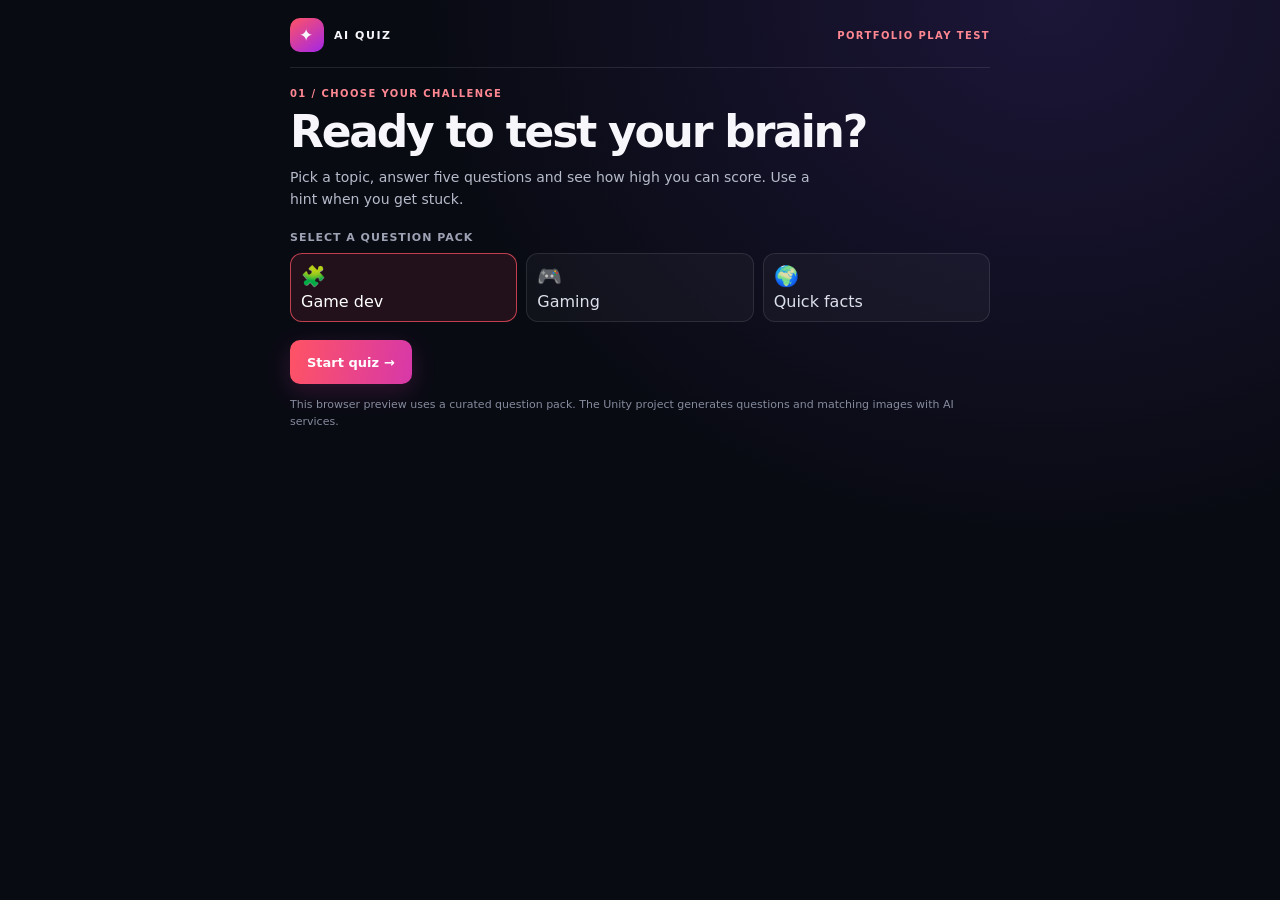
<file: demos/ai-quiz.html>
<!doctype html>
<html lang="en">
<head>
	<meta charset="utf-8">
	<meta name="viewport" content="width=device-width, initial-scale=1">
	<meta name="theme-color" content="#090b13">
	<title>AI Quiz Game — Browser Preview</title>
	<style>
		:root {
			color-scheme: dark;
			font-family: Inter, ui-sans-serif, system-ui, -apple-system, "Segoe UI", sans-serif;
			background: #090b13;
			color: #f7f7fb;
			font-synthesis: none;
			text-rendering: optimizeLegibility;
			--muted: #9da2b4;
			--line: rgba(255,255,255,.1);
			--accent: #ff5364;
			--panel: #111522;
		}

		* { box-sizing: border-box }
		body { margin: 0; min-height: 100vh; background: radial-gradient(ellipse at 82% 0, rgba(103,64,203,.2), transparent 42%), #090b13 }
		button { font: inherit }
		button:focus-visible { outline: 2px solid #fff; outline-offset: 3px }
		.app { width: min(760px, 100%); min-height: 100vh; margin: auto; padding: 18px clamp(14px, 4vw, 30px) 24px }
		.topbar, .scorebar, .question-meta, .quiz-footer, .result-actions { display: flex; align-items: center; justify-content: space-between; gap: 12px }
		.topbar { padding-bottom: 15px; border-bottom: 1px solid var(--line) }
		.brand { display: flex; align-items: center; gap: 10px; font-size: 11px; font-weight: 800; letter-spacing: .14em }
		.brand-mark { display: grid; width: 34px; height: 34px; place-items: center; border-radius: 10px; background: linear-gradient(145deg, #ff5364, #a326e8); font-size: 17px }
		.preview-label, .eyebrow { color: #ff8792; font-size: 10px; font-weight: 700; letter-spacing: .14em; text-transform: uppercase }
		.screen { padding-top: 20px }
		.screen[hidden] { display: none }
		h1, h2, p { margin-top: 0 }
		h1 { margin-bottom: 10px; font-size: clamp(29px, 6vw, 44px); line-height: 1.06; letter-spacing: -.05em }
		h2 { margin: 0; font-size: 22px; letter-spacing: -.03em }
		.intro { max-width: 520px; margin-bottom: 21px; color: #b6bbca; font-size: 14px; line-height: 1.6 }
		.category-label { display: block; margin-bottom: 9px; color: var(--muted); font-size: 11px; font-weight: 700; letter-spacing: .09em; text-transform: uppercase }
		.categories { display: grid; grid-template-columns: repeat(3, minmax(0, 1fr)); gap: 9px; margin-bottom: 18px }
		.category {
			min-height: 68px; padding: 10px; border: 1px solid var(--line); border-radius: 12px;
			background: rgba(255,255,255,.035); color: #dce0eb; text-align: left; cursor: pointer;
		}
		.category span { display: block; margin-bottom: 4px; font-size: 20px }
		.category[aria-pressed="true"] { border-color: rgba(255,83,100,.72); background: rgba(255,83,100,.1); color: #fff }
		.primary, .secondary {
			min-height: 44px; padding: 0 17px; border: 0; border-radius: 10px;
			font-size: 13px; font-weight: 800; cursor: pointer; transition: transform .16s ease, filter .16s ease;
		}
		.primary { background: linear-gradient(100deg, #ff5364, #d738a9); color: #fff; box-shadow: 0 7px 24px rgba(212,56,169,.2) }
		.secondary { border: 1px solid var(--line); background: rgba(255,255,255,.04); color: #f5f5f8 }
		.primary:hover, .secondary:hover { transform: translateY(-1px); filter: brightness(1.12) }
		.primary:disabled, .secondary:disabled { opacity: .45; cursor: default; transform: none }
		.play-note { margin: 12px 0 0; color: #858b9d; font-size: 11px; line-height: 1.55 }
		.scorebar { margin-bottom: 12px; color: #b9becc; font-size: 12px }
		.scorebar strong { color: #fff }
		.progress { height: 5px; margin-bottom: 16px; overflow: hidden; border-radius: 9px; background: rgba(255,255,255,.09) }
		.progress span { display: block; width: 0; height: 100%; border-radius: inherit; background: linear-gradient(90deg, #ff5364, #bf5bff); transition: width .3s ease }
		.question-card {
			position: relative; display: grid; min-height: 144px; align-content: end; gap: 10px;
			margin-bottom: 14px; padding: 19px; overflow: hidden; border: 1px solid var(--line); border-radius: 15px;
			background: radial-gradient(circle at 85% 22%, rgba(181,79,255,.3), transparent 30%), linear-gradient(135deg, #1d2032, #121523 75%);
		}
		.question-card::after { position: absolute; top: -34px; right: 12px; content: attr(data-art); opacity: .14; font-size: 118px; line-height: 1 }
		.question-card > * { position: relative; z-index: 1 }
		.question-meta { justify-content: flex-start; color: #b7bbca; font-size: 10px; font-weight: 700; letter-spacing: .08em; text-transform: uppercase }
		.question-text { max-width: 590px; margin: 0; font-size: clamp(17px, 3.2vw, 22px); font-weight: 750; line-height: 1.35; letter-spacing: -.025em }
		.answers { display: grid; grid-template-columns: repeat(2, minmax(0, 1fr)); gap: 9px }
		.answer {
			display: flex; min-height: 52px; align-items: center; gap: 10px; padding: 9px 11px;
			border: 1px solid var(--line); border-radius: 11px; background: var(--panel); color: #e8eaf1;
			text-align: left; cursor: pointer; transition: border-color .16s ease, background .16s ease, transform .16s ease;
		}
		.answer:hover:not(:disabled) { transform: translateY(-1px); border-color: rgba(255,255,255,.34); background: #191e2d }
		.answer:disabled { cursor: default }
		.answer-letter { display: grid; width: 25px; height: 25px; flex: 0 0 25px; place-items: center; border: 1px solid var(--line); border-radius: 7px; color: #aeb3c3; font-size: 11px; font-weight: 800 }
		.answer.is-correct { border-color: rgba(77,214,155,.7); background: rgba(77,214,155,.13) }
		.answer.is-correct .answer-letter { border-color: #4dd69b; color: #80f3bd }
		.answer.is-wrong { border-color: rgba(255,83,100,.7); background: rgba(255,83,100,.11) }
		.answer.is-removed { display: none }
		.quiz-footer { min-height: 52px; margin-top: 11px }
		.feedback { flex: 1; margin: 0; color: #b7bbca; font-size: 12px; line-height: 1.45 }
		.feedback.is-correct { color: #7de8b5 }
		.feedback.is-wrong { color: #ff929c }
		.footer-actions { display: flex; gap: 8px }
		.footer-actions button { min-height: 36px; padding-inline: 12px; font-size: 11px }
		.result-card { padding: clamp(20px, 5vw, 34px); border: 1px solid var(--line); border-radius: 16px; background: linear-gradient(145deg, rgba(255,83,100,.1), rgba(181,79,255,.09) 60%, rgba(255,255,255,.025)) }
		.result-score { margin: 13px 0 4px; font-size: clamp(44px, 12vw, 70px); font-weight: 850; line-height: 1; letter-spacing: -.07em }
		.result-copy { margin: 10px 0 20px; color: #b8bdca; font-size: 13px; line-height: 1.55 }
		.result-actions { justify-content: flex-start; flex-wrap: wrap }
		@media (max-width: 480px) {
			.app { padding-top: 13px }
			.preview-label { font-size: 9px }
			.categories { gap: 6px }
			.category { padding: 8px; font-size: 11px }
			.answers { grid-template-columns: 1fr }
			.answer { min-height: 46px }
			.question-card { min-height: 128px; padding: 15px }
			.quiz-footer { align-items: flex-start; flex-wrap: wrap }
			.feedback { flex-basis: 100% }
			.footer-actions { width: 100% }
			.footer-actions button { flex: 1 }
		}
		@media (prefers-reduced-motion: reduce) {
			*, *::before, *::after { scroll-behavior: auto !important; transition-duration: .01ms !important }
		}
	</style>
</head>
<body>
	<main class="app">
		<header class="topbar">
			<div class="brand"><span class="brand-mark" aria-hidden="true">✦</span><span>AI QUIZ</span></div>
			<span class="preview-label">Portfolio play test</span>
		</header>

		<section class="screen" id="startScreen" aria-labelledby="welcomeTitle">
			<p class="eyebrow">01 / Choose your challenge</p>
			<h1 id="welcomeTitle">Ready to test your brain?</h1>
			<p class="intro">Pick a topic, answer five questions and see how high you can score. Use a hint when you get stuck.</p>
			<span class="category-label">Select a question pack</span>
			<div class="categories" role="group" aria-label="Question pack">
				<button class="category" type="button" data-category="dev" aria-pressed="true"><span aria-hidden="true">🧩</span>Game dev</button>
				<button class="category" type="button" data-category="play" aria-pressed="false"><span aria-hidden="true">🎮</span>Gaming</button>
				<button class="category" type="button" data-category="facts" aria-pressed="false"><span aria-hidden="true">🌍</span>Quick facts</button>
			</div>
			<button class="primary" id="startButton" type="button">Start quiz <span aria-hidden="true">→</span></button>
			<p class="play-note">This browser preview uses a curated question pack. The Unity project generates questions and matching images with AI services.</p>
		</section>

		<section class="screen" id="quizScreen" aria-label="Quiz" hidden>
			<div class="scorebar"><span id="questionCount">Question 1 / 5</span><span>Score <strong id="score">0</strong></span></div>
			<div class="progress" role="progressbar" aria-label="Quiz progress" aria-valuemin="0" aria-valuemax="5" aria-valuenow="0"><span id="progressFill"></span></div>
			<article class="question-card" id="questionCard" data-art="✦">
				<div class="question-meta"><span id="questionCategory">Game dev</span><span aria-hidden="true">·</span><span id="streak">0 streak</span></div>
				<h2 class="question-text" id="questionText"></h2>
			</article>
			<div class="answers" id="answers" role="group" aria-label="Choose your answer"></div>
			<div class="quiz-footer">
				<p class="feedback" id="feedback" aria-live="polite">Choose the best answer.</p>
				<div class="footer-actions">
					<button class="secondary" id="hintButton" type="button">✦ Hint <span id="hintCount">1</span></button>
					<button class="primary" id="nextButton" type="button" hidden>Continue →</button>
				</div>
			</div>
		</section>

		<section class="screen" id="resultScreen" aria-labelledby="resultTitle" hidden>
			<p class="eyebrow">02 / Round complete</p>
			<div class="result-card">
				<h2 id="resultTitle">Nice run!</h2>
				<p class="result-score"><span id="finalScore">0</span><span style="font-size:.34em;letter-spacing:0"> pts</span></p>
				<p class="result-copy" id="resultCopy"></p>
				<div class="result-actions">
					<button class="primary" id="playAgainButton" type="button">Play again ↻</button>
					<button class="secondary" id="changePackButton" type="button">Change topic</button>
				</div>
			</div>
		</section>
	</main>
	<script>
		(() => {
			const packs = {
				dev: {
					label: "Game dev",
					questions: [
						{ art: "🎮", text: "Which language is most commonly used for scripting gameplay in Unity?", options: ["Java", "C#", "Swift", "Ruby"], answer: 1, explain: "C# is Unity's primary gameplay scripting language." },
						{ art: "🧱", text: "Which Unity component gives a 3D object physics-based movement?", options: ["Rigidbody", "Canvas", "Animator", "Audio Listener"], answer: 0, explain: "A Rigidbody lets Unity's physics system move and simulate the object." },
						{ art: "⏱️", text: "Which Unity method is designed for physics updates?", options: ["LateUpdate", "OnGUI", "FixedUpdate", "Start"], answer: 2, explain: "FixedUpdate runs on the fixed timestep used by the physics simulation." },
						{ art: "🖼️", text: "Which component displays a 2D sprite in a Unity scene?", options: ["Mesh Collider", "Sprite Renderer", "Light Probe", "Nav Mesh Agent"], answer: 1, explain: "Sprite Renderer draws a sprite in the 2D scene." },
						{ art: "🚀", text: "Which Unity callback runs after Awake and before the first Update?", options: ["OnDestroy", "OnDisable", "Start", "OnApplicationQuit"], answer: 2, explain: "Start runs before the first frame update, after Awake." },
						{ art: "🧰", text: "What does a prefab let a Unity developer do?", options: ["Save reusable GameObject setups", "Compile C# to Java", "Bake audio into textures", "Replace the scene camera"], answer: 0, explain: "Prefabs are reusable templates for configured GameObjects." }
					]
				},
				play: {
					label: "Gaming",
					questions: [
						{ art: "🍄", text: "Which character is the famous plumber in Nintendo's Super Mario series?", options: ["Link", "Kirby", "Mario", "Fox"], answer: 2, explain: "Mario is the mustachioed hero of Nintendo's flagship platform series." },
						{ art: "♟️", text: "Which chess piece moves in an L shape?", options: ["Bishop", "Knight", "Rook", "Queen"], answer: 1, explain: "The knight moves two squares in one direction and one perpendicular." },
						{ art: "🟩", text: "What do you use to craft items in Minecraft?", options: ["Crafting table", "Ender chest", "Compass", "Beacon"], answer: 0, explain: "The crafting table opens the full 3×3 crafting grid." },
						{ art: "👾", text: "How many ghosts chase Pac-Man in the original arcade game?", options: ["Two", "Three", "Four", "Five"], answer: 2, explain: "Blinky, Pinky, Inky and Clyde make up the quartet." },
						{ art: "🧩", text: "In Tetris, what clears a completed horizontal row?", options: ["A hard drop", "Filling every cell in the row", "Matching four colours", "Rotating a T piece"], answer: 1, explain: "A line clears when every cell in that horizontal row is occupied." },
						{ art: "🌀", text: "Which game series features portals as its central puzzle mechanic?", options: ["Half-Life", "Portal", "Dota", "Left 4 Dead"], answer: 1, explain: "Valve's Portal series is built around solving puzzles with a portal gun." }
					]
				},
				facts: {
					label: "Quick facts",
					questions: [
						{ art: "🪐", text: "Which planet is the largest in our solar system?", options: ["Saturn", "Earth", "Jupiter", "Neptune"], answer: 2, explain: "Jupiter is the solar system's largest planet by both mass and diameter." },
						{ art: "🗼", text: "What is the capital city of Japan?", options: ["Kyoto", "Tokyo", "Osaka", "Nagoya"], answer: 1, explain: "Tokyo is Japan's capital and its most populous metropolitan area." },
						{ art: "🌡️", text: "At sea level, water boils at approximately what temperature?", options: ["50°C", "80°C", "100°C", "120°C"], answer: 2, explain: "At standard atmospheric pressure, water boils at 100°C." },
						{ art: "🔴", text: "Which planet is often called the Red Planet?", options: ["Venus", "Mars", "Mercury", "Uranus"], answer: 1, explain: "Iron minerals in Martian soil give the planet its reddish appearance." },
						{ art: "💧", text: "Which chemical formula represents water?", options: ["CO₂", "O₂", "H₂O", "NaCl"], answer: 2, explain: "A water molecule has two hydrogen atoms bonded to one oxygen atom." },
						{ art: "🌎", text: "How many continents are commonly taught in the seven-continent model?", options: ["Five", "Six", "Seven", "Eight"], answer: 2, explain: "The commonly taught model counts seven continents." }
					]
				}
			};

			const startScreen = document.getElementById("startScreen");
			const quizScreen = document.getElementById("quizScreen");
			const resultScreen = document.getElementById("resultScreen");
			const questionCount = document.getElementById("questionCount");
			const progress = document.querySelector('[role="progressbar"]');
			const progressFill = document.getElementById("progressFill");
			const scoreEl = document.getElementById("score");
			const questionText = document.getElementById("questionText");
			const questionCategory = document.getElementById("questionCategory");
			const questionCard = document.getElementById("questionCard");
			const streakEl = document.getElementById("streak");
			const answersEl = document.getElementById("answers");
			const feedback = document.getElementById("feedback");
			const hintButton = document.getElementById("hintButton");
			const hintCount = document.getElementById("hintCount");
			const nextButton = document.getElementById("nextButton");
			const categories = [...document.querySelectorAll("[data-category]")];
			const totalQuestions = 5;
			let selectedPack = "dev";
			let round = [];
			let current = 0;
			let score = 0;
			let streak = 0;
			let hintAvailable = true;
			let answered = false;

			function shuffle(items) {
				const copy = [...items];
				for (let i = copy.length - 1; i > 0; i--) {
					const j = Math.floor(Math.random() * (i + 1));
					[copy[i], copy[j]] = [copy[j], copy[i]];
				}
				return copy;
			}

			function showScreen(screen) {
				[startScreen, quizScreen, resultScreen].forEach(item => { item.hidden = item !== screen; });
			}

			function startRound() {
				round = shuffle(packs[selectedPack].questions).slice(0, totalQuestions);
				current = 0;
				score = 0;
				streak = 0;
				hintAvailable = true;
				answered = false;
				scoreEl.textContent = "0";
				hintCount.textContent = "1";
				hintButton.disabled = false;
				showScreen(quizScreen);
				renderQuestion();
			}

			function renderQuestion() {
				const item = round[current];
				answered = false;
				questionCount.textContent = `Question ${current + 1} / ${round.length}`;
				progress.setAttribute("aria-valuemax", String(round.length));
				progress.setAttribute("aria-valuenow", String(current));
				progressFill.style.width = `${current / round.length * 100}%`;
				questionCategory.textContent = packs[selectedPack].label;
				questionCard.dataset.art = item.art;
				questionText.textContent = item.text;
				streakEl.textContent = `${streak} streak`;
				feedback.textContent = "Choose the best answer.";
				feedback.className = "feedback";
				nextButton.hidden = true;
				hintButton.disabled = !hintAvailable;
				answersEl.replaceChildren();

				item.options.forEach((option, index) => {
					const button = document.createElement("button");
					button.type = "button";
					button.className = "answer";
					button.dataset.answer = String(index);
					button.innerHTML = `<span class="answer-letter">${String.fromCharCode(65 + index)}</span><span></span>`;
					button.lastElementChild.textContent = option;
					button.addEventListener("click", () => selectAnswer(index));
					answersEl.append(button);
				});
			}

			function selectAnswer(choice) {
				if (answered) return;
				answered = true;
				const item = round[current];
				const correct = choice === item.answer;
				const buttons = [...answersEl.querySelectorAll(".answer")];
				buttons.forEach(button => {
					const index = Number(button.dataset.answer);
					button.disabled = true;
					if (index === item.answer) button.classList.add("is-correct");
					else if (index === choice) button.classList.add("is-wrong");
				});
				if (correct) {
					streak++;
					score += 100 + Math.min(streak - 1, 4) * 25;
					feedback.textContent = `Correct! ${item.explain}`;
					feedback.className = "feedback is-correct";
				} else {
					streak = 0;
					feedback.textContent = `Not quite. ${item.explain}`;
					feedback.className = "feedback is-wrong";
				}
				scoreEl.textContent = String(score);
				streakEl.textContent = `${streak} streak`;
				progress.setAttribute("aria-valuenow", String(current + 1));
				progressFill.style.width = `${(current + 1) / round.length * 100}%`;
				nextButton.textContent = current === round.length - 1 ? "See results →" : "Continue →";
				nextButton.hidden = false;
				nextButton.focus();
			}

			function useHint() {
				if (!hintAvailable || answered) return;
				hintAvailable = false;
				hintCount.textContent = "0";
				hintButton.disabled = true;
				const item = round[current];
				const wrong = shuffle(item.options.map((_, index) => index).filter(index => index !== item.answer)).slice(0, 2);
				wrong.forEach(index => answersEl.querySelector(`[data-answer="${index}"]`)?.classList.add("is-removed"));
				feedback.textContent = "Hint used — two incorrect choices removed.";
				feedback.className = "feedback";
			}

			function finishRound() {
				const finalScore = document.getElementById("finalScore");
				const resultCopy = document.getElementById("resultCopy");
				finalScore.textContent = String(score);
				resultCopy.textContent = `${packs[selectedPack].label} pack complete. You scored ${score} points — ${score >= 500 ? "excellent work!" : score >= 300 ? "nice run!" : "ready for another round?"}`;
				showScreen(resultScreen);
				document.getElementById("playAgainButton").focus();
			}

			categories.forEach(button => button.addEventListener("click", () => {
				selectedPack = button.dataset.category;
				categories.forEach(item => item.setAttribute("aria-pressed", String(item === button)));
			}));
			document.getElementById("startButton").addEventListener("click", startRound);
			document.getElementById("playAgainButton").addEventListener("click", startRound);
			document.getElementById("changePackButton").addEventListener("click", () => showScreen(startScreen));
			hintButton.addEventListener("click", useHint);
			nextButton.addEventListener("click", () => {
				if (current === round.length - 1) finishRound();
				else { current++; renderQuestion(); document.querySelector(".answer:not(.is-removed)")?.focus(); }
			});
		})();
	</script>
</body>
</html>
</file>
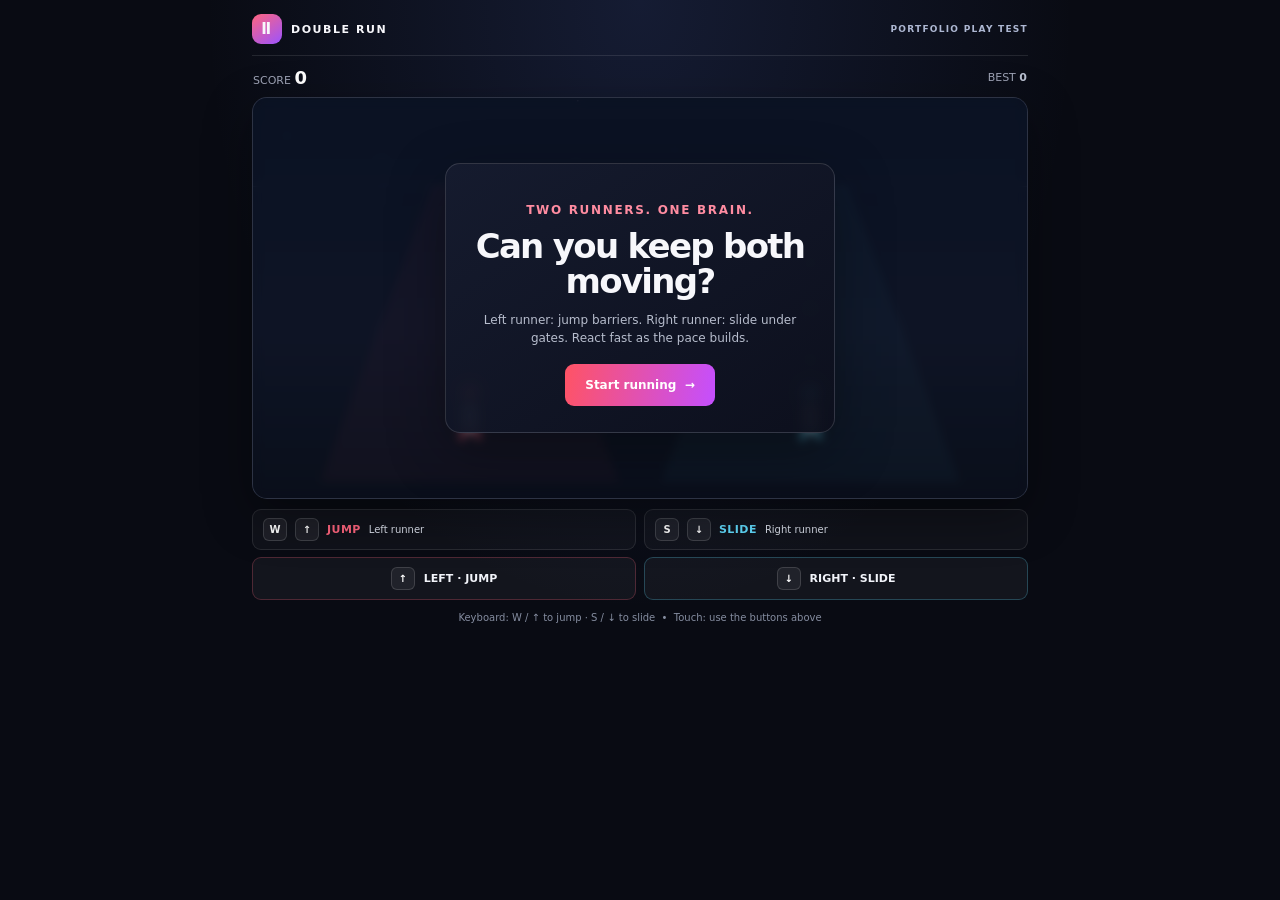
<file: demos/double-run.html>
<!doctype html>
<html lang="en">
<head>
	<meta charset="utf-8">
	<meta name="viewport" content="width=device-width, initial-scale=1">
	<meta name="theme-color" content="#090b13">
	<title>Double Run — Browser Preview</title>
	<style>
		:root {
			color-scheme: dark;
			font-family: Inter, ui-sans-serif, system-ui, -apple-system, "Segoe UI", sans-serif;
			background: #090b13;
			color: #f7f7fb;
			font-synthesis: none;
			--muted: #9da2b4;
			--line: rgba(255,255,255,.1);
			--pink: #ff657e;
			--cyan: #62ddff;
		}

		* { box-sizing: border-box }
		body { margin: 0; min-height: 100vh; background: radial-gradient(ellipse at 50% 0, rgba(76,104,197,.18), transparent 48%), #090b13 }
		button { font: inherit }
		button:focus-visible { outline: 2px solid #fff; outline-offset: 3px }
		.app { width: min(820px, 100%); min-height: 100vh; margin: auto; padding: 14px clamp(12px, 3vw, 22px) 18px }
		.topbar, .hud, .lane-labels, .controls, .overlay-actions { display: flex; align-items: center; justify-content: space-between; gap: 12px }
		.topbar { padding-bottom: 11px; border-bottom: 1px solid var(--line) }
		.brand { display: flex; align-items: center; gap: 9px; font-size: 11px; font-weight: 850; letter-spacing: .14em }
		.brand-mark { display: grid; width: 30px; height: 30px; place-items: center; border-radius: 9px; background: linear-gradient(145deg, var(--pink), #9b53ff); font-size: 15px }
		.preview-label, .eyebrow { color: #aeb8d3; font-size: 9px; font-weight: 750; letter-spacing: .14em; text-transform: uppercase }
		.hud { margin: 11px 1px 9px; color: var(--muted); font-size: 11px }
		.score { color: white; font-size: 18px; font-weight: 850 }
		.best { color: #bac1d1 }
		.game-frame { position: relative; overflow: hidden; border: 1px solid rgba(255,255,255,.12); border-radius: 15px; background: #10172a; box-shadow: 0 16px 48px rgba(0,0,0,.35) }
		canvas { display: block; width: 100%; aspect-ratio: 16 / 8.6; min-height: 220px; max-height: 400px; touch-action: none }
		.overlay { position: absolute; inset: 0; display: grid; place-items: center; padding: 16px; background: rgba(6,9,18,.48); backdrop-filter: blur(5px); text-align: center }
		.overlay[hidden] { display: none }
		.overlay-card { width: min(390px, 100%); padding: clamp(18px, 4vw, 26px); border: 1px solid rgba(255,255,255,.14); border-radius: 15px; background: linear-gradient(145deg, rgba(22,28,47,.96), rgba(13,16,29,.96)); box-shadow: 0 18px 56px rgba(0,0,0,.35) }
		.overlay-card .eyebrow { margin-bottom: 9px; color: #ff8ca1 }
		h1 { margin: 0; font-size: clamp(24px, 5vw, 34px); line-height: 1.05; letter-spacing: -.05em }
		.overlay-card p { margin: 11px 0 16px; color: #b7bdcd; font-size: 12px; line-height: 1.55 }
		.overlay-actions { justify-content: center; flex-wrap: wrap }
		.primary { min-height: 42px; padding: 0 20px; border: 0; border-radius: 9px; background: linear-gradient(100deg, #ff5364, #c44fff); color: white; font-size: 12px; font-weight: 850; cursor: pointer; transition: filter .15s ease, transform .15s ease }
		.primary:hover { transform: translateY(-1px); filter: brightness(1.12) }
		.lane-labels { gap: 8px; margin: 10px 0 7px }
		.lane-label { display: flex; min-width: 0; flex: 1; align-items: center; gap: 8px; padding: 8px 10px; border: 1px solid var(--line); border-radius: 9px; background: rgba(255,255,255,.03); color: #dce1ec; font-size: 10px }
		.lane-label b { font-size: 11px; letter-spacing: .04em }
		.lane-label.jump b { color: var(--pink) }
		.lane-label.slide b { color: var(--cyan) }
		.key { display: inline-grid; min-width: 24px; height: 23px; place-items: center; padding: 0 5px; border: 1px solid rgba(255,255,255,.14); border-radius: 6px; background: rgba(255,255,255,.06); color: #fff; font-size: 10px; font-weight: 800 }
		.controls { gap: 8px }
		.action {
			display: flex; flex: 1; min-height: 43px; align-items: center; justify-content: center; gap: 9px;
			border: 1px solid var(--line); border-radius: 9px; background: rgba(255,255,255,.045); color: #f2f4fa;
			font-size: 11px; font-weight: 800; cursor: pointer; user-select: none; -webkit-user-select: none;
			touch-action: manipulation; transition: background .14s ease, border-color .14s ease, transform .1s ease;
		}
		.action.jump { border-color: rgba(255,101,126,.25) }
		.action.slide { border-color: rgba(98,221,255,.25) }
		.action.jump.is-active, .action.jump:active { transform: scale(.98); border-color: var(--pink); background: rgba(255,101,126,.16) }
		.action.slide.is-active, .action.slide:active { transform: scale(.98); border-color: var(--cyan); background: rgba(98,221,255,.15) }
		.action[disabled] { opacity: .45; cursor: default }
		.instructions { margin: 10px 0 0; color: #858da0; font-size: 10px; line-height: 1.5; text-align: center }
		@media (max-width: 480px) {
			.app { padding: 10px 10px 14px }
			canvas { min-height: 260px }
			.overlay { padding: 10px }
			.overlay-card { padding: 14px }
			.overlay-card .eyebrow { margin-bottom: 6px; font-size: 8px }
			h1 { font-size: clamp(21px, 7vw, 27px) }
			.overlay-card p { margin: 8px 0 12px; font-size: 11px; line-height: 1.4 }
			.overlay-card .primary { min-height: 38px }
			.lane-label { justify-content: center; gap: 5px; padding: 7px 5px; font-size: 9px }
			.lane-label span:last-child { display: none }
			.controls { gap: 6px }
			.action { min-height: 48px; gap: 6px; font-size: 10px }
		}
		@media (prefers-reduced-motion: reduce) { *, *::before, *::after { scroll-behavior: auto !important; transition-duration: .01ms !important } }
	</style>
</head>
<body>
	<main class="app">
		<header class="topbar">
			<div class="brand"><span class="brand-mark" aria-hidden="true">Ⅱ</span><span>DOUBLE RUN</span></div>
			<span class="preview-label">Portfolio play test</span>
		</header>
		<div class="hud" aria-live="polite">
			<span>SCORE <strong class="score" id="score">0</strong></span>
			<span>BEST <strong class="best" id="best">0</strong></span>
		</div>
		<div class="game-frame">
			<canvas id="game" aria-label="Double Run game field"></canvas>
			<section class="overlay" id="overlay" aria-labelledby="overlayTitle">
				<div class="overlay-card">
					<p class="eyebrow" id="overlayEyebrow">Two runners. One brain.</p>
					<h1 id="overlayTitle">Can you keep both moving?</h1>
					<p id="overlayCopy">Left runner: jump barriers. Right runner: slide under gates. React fast as the pace builds.</p>
					<div class="overlay-actions"><button class="primary" id="startButton" type="button">Start running&nbsp; →</button></div>
				</div>
			</section>
		</div>
		<div class="lane-labels" aria-hidden="true">
			<div class="lane-label jump"><span class="key">W</span><span class="key">↑</span><b>JUMP</b><span>Left runner</span></div>
			<div class="lane-label slide"><span class="key">S</span><span class="key">↓</span><b>SLIDE</b><span>Right runner</span></div>
		</div>
		<div class="controls">
			<button class="action jump" id="jumpButton" type="button" aria-label="Jump with the left runner"><span class="key">↑</span> LEFT · JUMP</button>
			<button class="action slide" id="slideButton" type="button" aria-label="Slide with the right runner"><span class="key">↓</span> RIGHT · SLIDE</button>
		</div>
		<p class="instructions">Keyboard: W / ↑ to jump · S / ↓ to slide &nbsp;•&nbsp; Touch: use the buttons above</p>
	</main>
	<script>
		(() => {
			const canvas = document.getElementById("game");
			const ctx = canvas.getContext("2d");
			const overlay = document.getElementById("overlay");
			const overlayTitle = document.getElementById("overlayTitle");
			const overlayCopy = document.getElementById("overlayCopy");
			const overlayEyebrow = document.getElementById("overlayEyebrow");
			const startButton = document.getElementById("startButton");
			const scoreEl = document.getElementById("score");
			const bestEl = document.getElementById("best");
			const jumpButton = document.getElementById("jumpButton");
			const slideButton = document.getElementById("slideButton");
			const lanes = ["jump", "slide"];
			let width = 0, height = 0, dpr = 1;
			let active = false, score = 0, speed = 0.29, spawnIn = 1;
			let lastTime = 0, animationFrame = 0, obstacles = [];
			let jumpUntil = 0, slideUntil = 0;
			let best = 0;
			try { best = Number(localStorage.getItem("mk_double_run_best")) || 0; } catch (error) { best = 0; }
			bestEl.textContent = String(best);

			function resize() {
				const rect = canvas.getBoundingClientRect();
				if (!rect.width || !rect.height) return;
				dpr = Math.min(window.devicePixelRatio || 1, 2);
				width = rect.width;
				height = rect.height;
				canvas.width = Math.round(width * dpr);
				canvas.height = Math.round(height * dpr);
				ctx.setTransform(dpr, 0, 0, dpr, 0, 0);
				draw();
			}

			function roundedRect(x, y, w, h, r) {
				const radius = Math.min(r, w / 2, h / 2);
				ctx.beginPath();
				ctx.roundRect(x, y, w, h, radius);
			}

			function drawRunner(x, y, color, type, moving) {
				const jumping = type === "jump" && moving;
				const sliding = type === "slide" && moving;
				const bob = moving && !jumping && !sliding ? Math.sin(performance.now() / 90 + x) * 2 : 0;
				const bodyY = jumping ? y - 25 : sliding ? y + 7 : y + bob;
				ctx.save();
				ctx.shadowColor = color;
				ctx.shadowBlur = 13;
				ctx.fillStyle = color;
				ctx.beginPath();
				ctx.arc(x, bodyY - (sliding ? 1 : 13), sliding ? 8 : 9, 0, Math.PI * 2);
				ctx.fill();
				ctx.shadowBlur = 0;
				ctx.globalAlpha = .9;
				ctx.fillStyle = "#f5f7ff";
				if (sliding) {
					roundedRect(x - 19, bodyY - 5, 39, 11, 6);
					ctx.fill();
					ctx.fillStyle = color;
					roundedRect(x - 8, bodyY - 9, 20, 7, 4);
					ctx.fill();
				} else {
					roundedRect(x - 9, bodyY - 3, 18, 30, 8);
					ctx.fill();
					ctx.strokeStyle = color;
					ctx.lineWidth = 5;
					ctx.lineCap = "round";
					ctx.beginPath();
					ctx.moveTo(x - 4, bodyY + 22); ctx.lineTo(x - 8, bodyY + 32);
					ctx.moveTo(x + 4, bodyY + 22); ctx.lineTo(x + 9, bodyY + 31);
					ctx.stroke();
				}
				ctx.restore();
			}

			function drawObstacle(item) {
				const t = item.progress;
				const horizon = height * .22;
				const ground = height * .84;
				const y = horizon + Math.pow(t, 1.65) * (ground - horizon);
				const centerX = item.lane === "jump" ? width * .28 : width * .72;
				const scale = .34 + t * 1.5;
				const w = (item.lane === "jump" ? 45 : 56) * scale;
				const h = (item.lane === "jump" ? 23 : 15) * scale;
				const color = item.lane === "jump" ? "#ff657e" : "#62ddff";
				ctx.save();
				ctx.globalAlpha = .55 + t * .45;
				ctx.shadowColor = color;
				ctx.shadowBlur = 12 * t;
				ctx.fillStyle = color;
				if (item.lane === "jump") {
					ctx.beginPath();
					ctx.moveTo(centerX - w / 2, y + h / 2);
					ctx.lineTo(centerX - w * .32, y - h / 2);
					ctx.lineTo(centerX + w * .32, y - h / 2);
					ctx.lineTo(centerX + w / 2, y + h / 2);
					ctx.closePath();
					ctx.fill();
				} else {
					roundedRect(centerX - w / 2, y - h / 2, w, h, h / 2);
					ctx.fill();
					ctx.fillStyle = "rgba(255,255,255,.86)";
					ctx.fillRect(centerX - w * .34, y - h * .12, w * .68, Math.max(2, h * .16));
				}
				ctx.restore();
			}

			function draw() {
				if (!width || !height) return;
				ctx.clearRect(0, 0, width, height);
				const bg = ctx.createLinearGradient(0, 0, 0, height);
				bg.addColorStop(0, "#111b34");
				bg.addColorStop(.58, "#182039");
				bg.addColorStop(1, "#101524");
				ctx.fillStyle = bg;
				ctx.fillRect(0, 0, width, height);
				const horizon = height * .22;
				ctx.fillStyle = "rgba(180,202,255,.08)";
				ctx.fillRect(0, horizon, width, 1);
				const time = performance.now() / 1000;
				for (let i = 0; i < 13; i++) {
					const x = (i * 97 + 31) % width;
					const y = (i * 47 + 13) % Math.max(1, horizon);
					ctx.fillStyle = `rgba(208,221,255,${.14 + ((i % 3) * .06)})`;
					ctx.fillRect(x, y, 1.5, 1.5);
				}

				for (let lane = 0; lane < 2; lane++) {
					const cx = lane === 0 ? width * .28 : width * .72;
					const laneWidth = width * .38;
					ctx.beginPath();
					ctx.moveTo(cx - laneWidth * .12, horizon);
					ctx.lineTo(cx + laneWidth * .12, horizon);
					ctx.lineTo(cx + laneWidth * .5, height * .96);
					ctx.lineTo(cx - laneWidth * .5, height * .96);
					ctx.closePath();
					ctx.fillStyle = lane === 0 ? "rgba(255,101,126,.055)" : "rgba(98,221,255,.055)";
					ctx.fill();
					ctx.strokeStyle = lane === 0 ? "rgba(255,101,126,.16)" : "rgba(98,221,255,.16)";
					ctx.lineWidth = 1;
					ctx.beginPath();
					ctx.moveTo(cx - laneWidth * .12, horizon);
					ctx.lineTo(cx - laneWidth * .5, height * .96);
					ctx.moveTo(cx + laneWidth * .12, horizon);
					ctx.lineTo(cx + laneWidth * .5, height * .96);
					ctx.stroke();
					for (let i = 0; i < 7; i++) {
						const t = ((i / 7) + time * (active ? speed * .42 : .08)) % 1;
						const yy = horizon + Math.pow(t, 1.65) * (height * .96 - horizon);
						const ww = 2 + t * 5;
						ctx.fillStyle = lane === 0 ? "rgba(255,101,126,.18)" : "rgba(98,221,255,.18)";
						ctx.fillRect(cx - ww / 2, yy, ww, 2 + t * 2);
					}
				}

				obstacles.forEach(drawObstacle);
				const playerY = height * .77;
				drawRunner(width * .28, playerY, "#ff657e", "jump", active && time < jumpUntil);
				drawRunner(width * .72, playerY, "#62ddff", "slide", active && time < slideUntil);
			}

			function update(time) {
				if (!active) return;
				if (!lastTime) lastTime = time;
				const dt = Math.min((time - lastTime) / 1000, .04);
				lastTime = time;
				const elapsed = score;
				speed = Math.min(.29 + elapsed * .0035, .62);
				spawnIn -= dt;
				if (spawnIn <= 0) {
					const lane = lanes[Math.floor(Math.random() * lanes.length)];
					obstacles.push({ lane, progress: 0, passed: false });
					if (score > 5 && Math.random() < .24) {
						obstacles.push({ lane: lane === "jump" ? "slide" : "jump", progress: .12, passed: false });
					}
					spawnIn = Math.max(.74, 1.45 - score * .014) + Math.random() * .32;
				}
				const now = time / 1000;
				for (const obstacle of obstacles) {
					obstacle.progress += speed * dt;
					if (!obstacle.passed && obstacle.progress >= .88) {
						obstacle.passed = true;
						const dodged = obstacle.lane === "jump" ? now < jumpUntil : now < slideUntil;
						if (!dodged) { endRound(); return; }
						score++;
						scoreEl.textContent = String(score);
					}
				}
				obstacles = obstacles.filter(item => item.progress < 1.08);
				draw();
				animationFrame = requestAnimationFrame(update);
			}

			function startRound() {
				cancelAnimationFrame(animationFrame);
				score = 0;
				speed = .29;
				spawnIn = 1.15;
				lastTime = 0;
				jumpUntil = 0;
				slideUntil = 0;
				obstacles = [];
				active = true;
				scoreEl.textContent = "0";
				jumpButton.disabled = false;
				slideButton.disabled = false;
				overlay.hidden = true;
				animationFrame = requestAnimationFrame(update);
			}

			function endRound() {
				active = false;
				jumpButton.disabled = true;
				slideButton.disabled = true;
				if (score > best) {
					best = score;
					bestEl.textContent = String(best);
					try { localStorage.setItem("mk_double_run_best", String(best)); } catch (error) { /* storage is optional */ }
				}
				overlayEyebrow.textContent = "Run complete";
				overlayTitle.textContent = "One more run?";
				overlayCopy.textContent = `You dodged ${score} ${score === 1 ? "obstacle" : "obstacles"}. Try again and keep both runners in sync.`;
				startButton.textContent = "Run it back  ↻";
				overlay.hidden = false;
				draw();
			}

			function act(type) {
				if (!active) return;
				const now = performance.now() / 1000;
				if (type === "jump") jumpUntil = now + .62;
				else slideUntil = now + .62;
				const button = type === "jump" ? jumpButton : slideButton;
				button.classList.add("is-active");
				window.setTimeout(() => button.classList.remove("is-active"), 130);
			}

			window.addEventListener("keydown", event => {
				if (event.repeat) return;
				if (["ArrowUp", "w", "W"].includes(event.key)) { event.preventDefault(); act("jump"); }
				if (["ArrowDown", "s", "S"].includes(event.key)) { event.preventDefault(); act("slide"); }
				if (event.key === " " && !active) { event.preventDefault(); startRound(); }
			});
			jumpButton.addEventListener("pointerdown", event => { event.preventDefault(); act("jump"); });
			slideButton.addEventListener("pointerdown", event => { event.preventDefault(); act("slide"); });
			startButton.addEventListener("click", startRound);
			window.addEventListener("resize", resize);
			if (window.ResizeObserver) new ResizeObserver(resize).observe(canvas);
			resize();
		})();
	</script>
</body>
</html>
</file>
